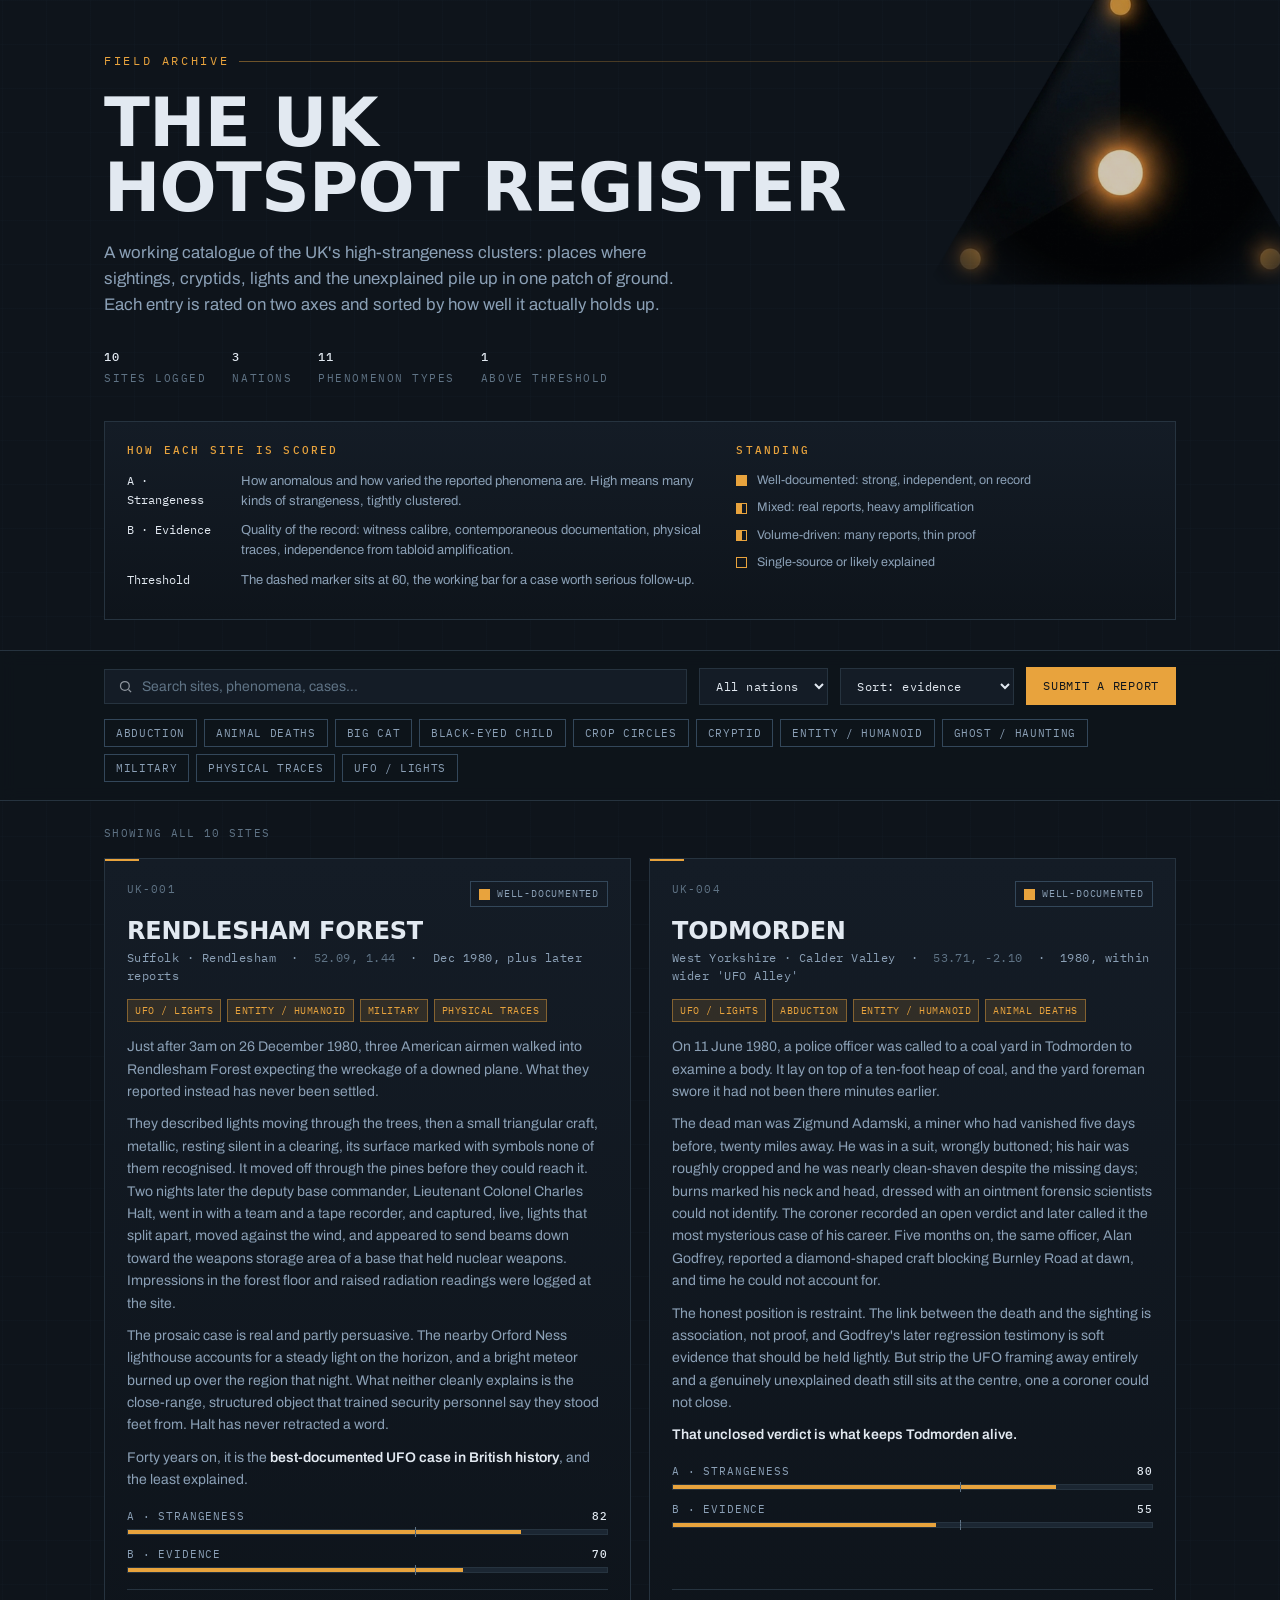
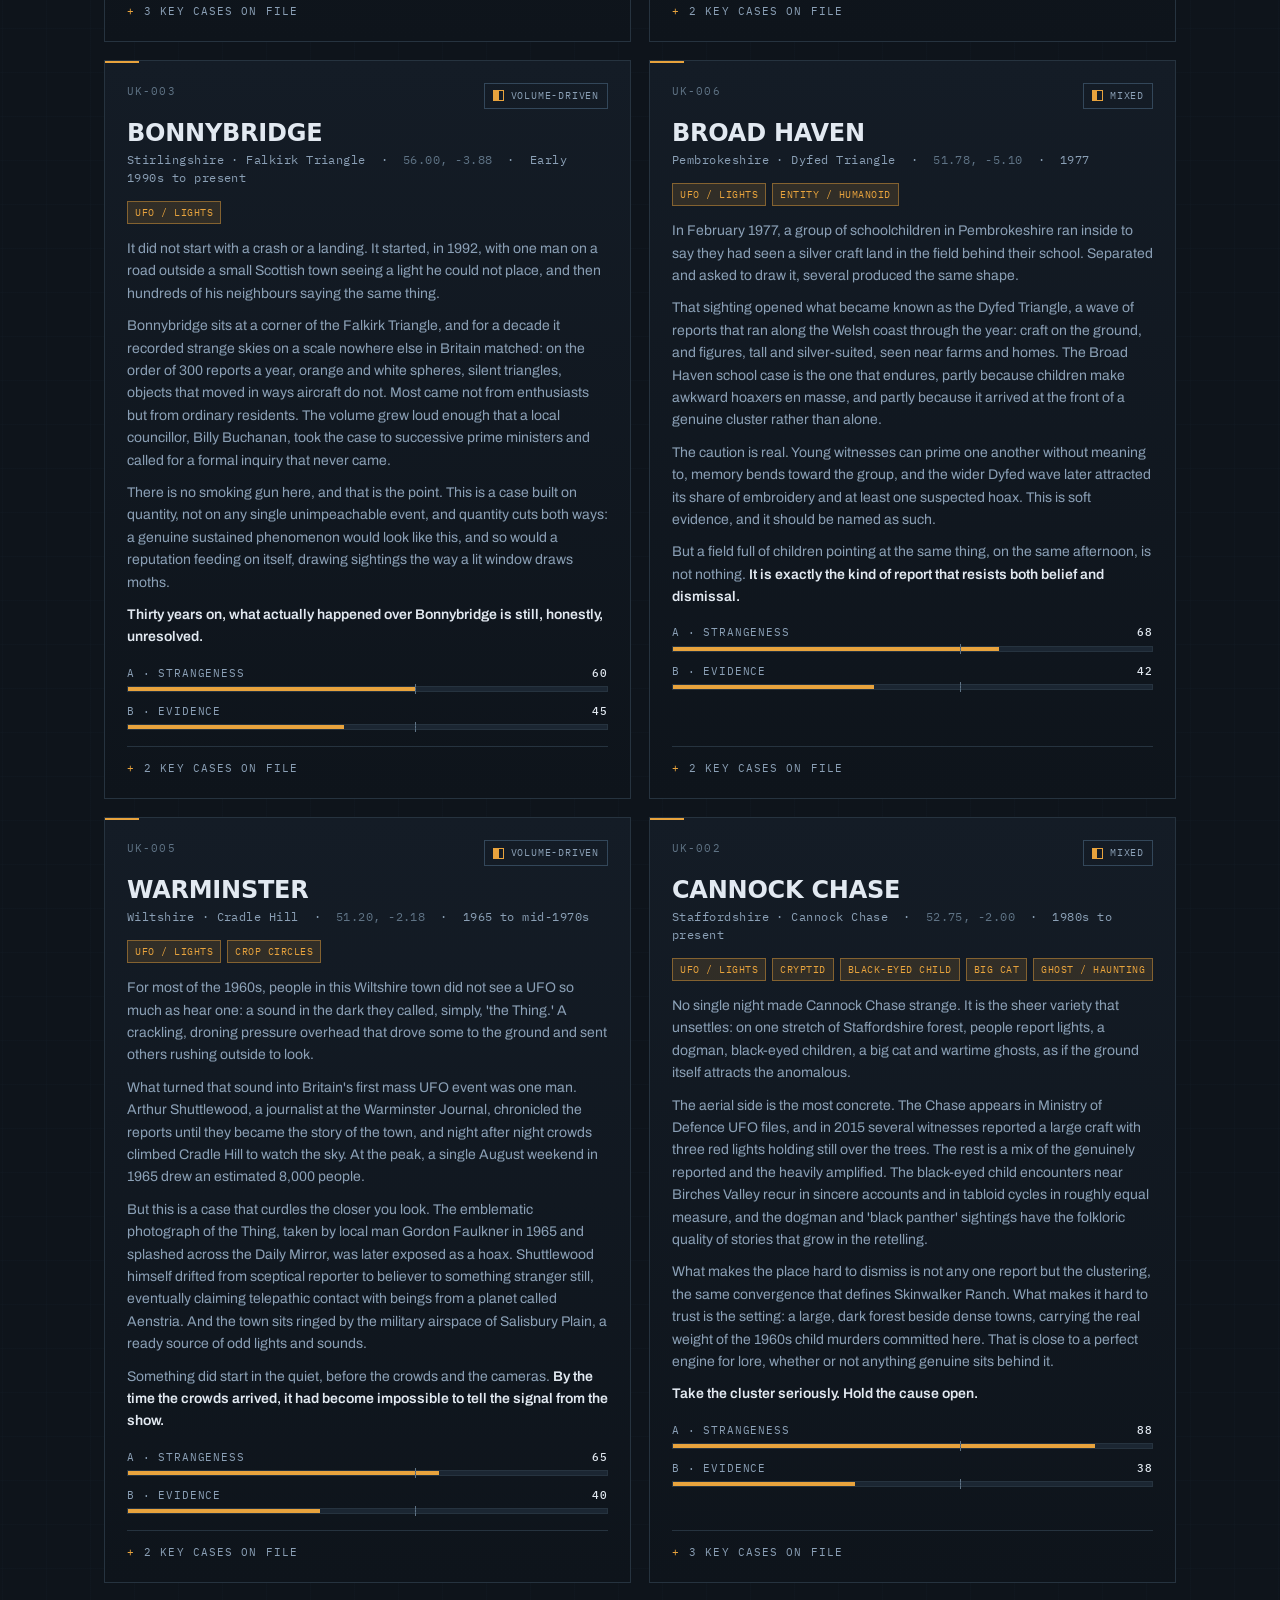
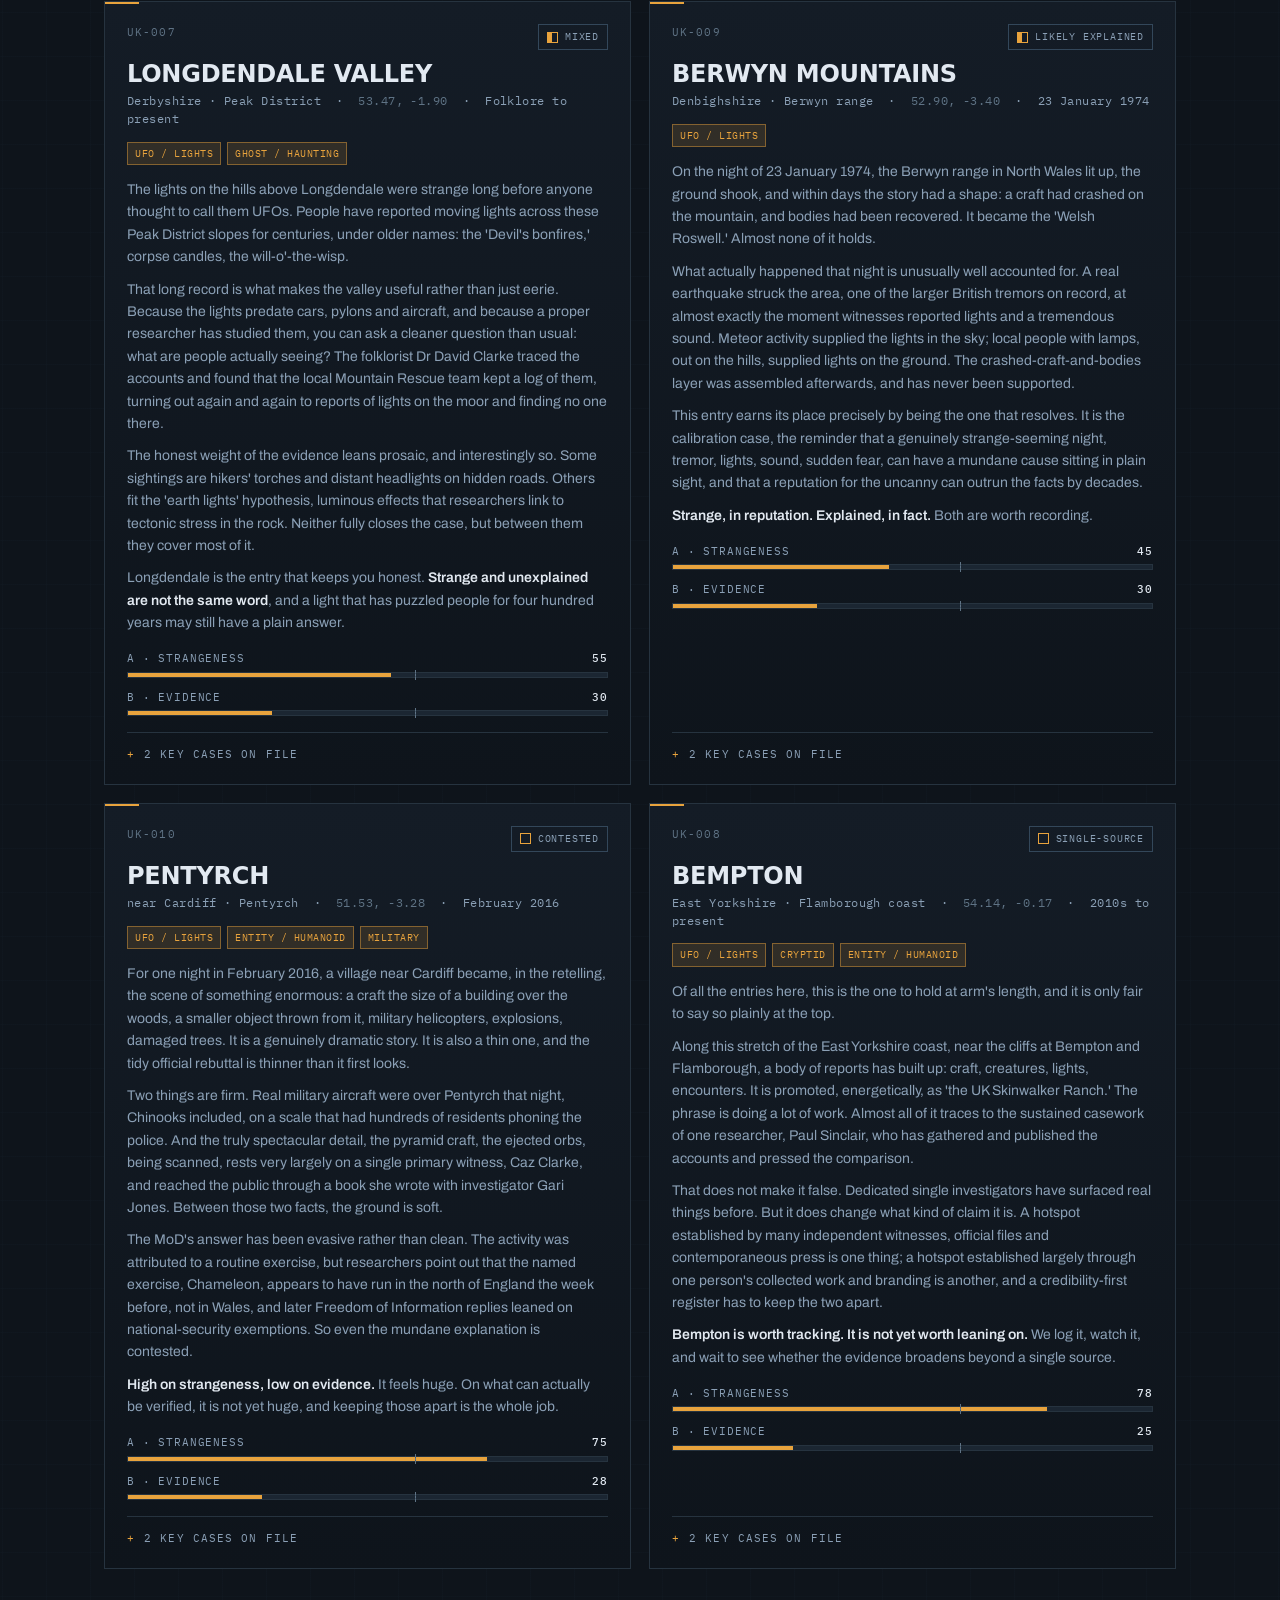
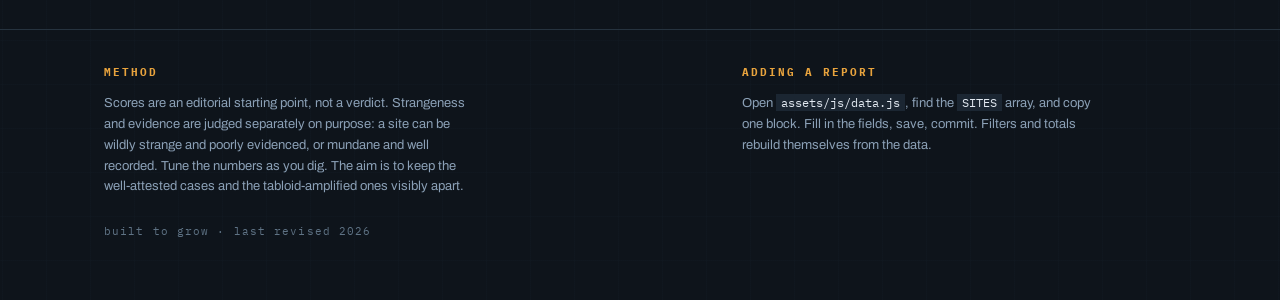
<file: index.html>
<!DOCTYPE html>
<html lang="en-GB">
<head>
<meta charset="UTF-8" />
<meta name="viewport" content="width=device-width, initial-scale=1.0" />
<title>The UK Hotspot Register</title>
<meta name="description" content="A working field catalogue of the UK's high-strangeness clusters, rated for strangeness and evidence quality." />
<link rel="preconnect" href="https://fonts.googleapis.com" />
<link rel="preconnect" href="https://fonts.gstatic.com" crossorigin />
<link href="https://fonts.googleapis.com/css2?family=Archivo:wght@400;500;600&family=Archivo+Expanded:wght@600;700;800&family=IBM+Plex+Mono:wght@400;500&display=swap" rel="stylesheet" />
<link rel="stylesheet" href="assets/css/styles.css" />
</head>
<body>

<header>
  <div class="hero-glyph" aria-hidden="true"></div>
  <div class="wrap">
    <div class="eyebrow">field archive</div>
    <h1>The UK<br />Hotspot Register</h1>
    <p class="lede">A working catalogue of the UK's high-strangeness clusters: places where sightings, cryptids, lights and the unexplained pile up in one patch of ground. Each entry is rated on two axes and sorted by how well it actually holds up.</p>

    <div class="readout" id="readout"></div>

    <div class="key">
      <div>
        <h2>How each site is scored</h2>
        <div class="axis-row"><span class="axis-tag">A · Strangeness</span><span>How anomalous and how varied the reported phenomena are. High means many kinds of strangeness, tightly clustered.</span></div>
        <div class="axis-row"><span class="axis-tag">B · Evidence</span><span>Quality of the record: witness calibre, contemporaneous documentation, physical traces, independence from tabloid amplification.</span></div>
        <div class="axis-row"><span class="axis-tag">Threshold</span><span>The dashed marker sits at 60, the working bar for a case worth serious follow-up.</span></div>
      </div>
      <div>
        <h2>Standing</h2>
        <div class="tiers">
          <div class="tier-line"><span class="pip solid"></span> Well-documented: strong, independent, on record</div>
          <div class="tier-line"><span class="pip two"></span> Mixed: real reports, heavy amplification</div>
          <div class="tier-line"><span class="pip two"></span> Volume-driven: many reports, thin proof</div>
          <div class="tier-line"><span class="pip hollow"></span> Single-source or likely explained</div>
        </div>
      </div>
    </div>
  </div>
</header>

<div class="controls">
  <div class="wrap">
    <label class="search">
      <svg width="15" height="15" viewBox="0 0 24 24" fill="none" stroke="currentColor" stroke-width="2"><circle cx="11" cy="11" r="7"/><path d="M21 21l-4.3-4.3"/></svg>
      <input type="text" id="search" placeholder="Search sites, phenomena, cases..." aria-label="Search the register" />
    </label>
    <select id="nation" aria-label="Filter by nation">
      <option value="">All nations</option>
      <option value="England">England</option>
      <option value="Scotland">Scotland</option>
      <option value="Wales">Wales</option>
    </select>
    <select id="sort" aria-label="Sort sites">
      <option value="evidence">Sort: evidence</option>
      <option value="strangeness">Sort: strangeness</option>
      <option value="az">Sort: A to Z</option>
    </select>
    <a class="report-cta" href="report.html">Submit a report</a>
  </div>
  <div class="wrap"><div class="chips" id="chips" role="group" aria-label="Filter by phenomenon"></div></div>
</div>

<main>
  <div class="wrap">
    <div class="count" id="count"></div>
    <div class="grid" id="grid"></div>
  </div>
</main>

<footer>
  <div class="wrap">
    <div class="fgrid">
      <div>
        <h4>Method</h4>
        <p>Scores are an editorial starting point, not a verdict. Strangeness and evidence are judged separately on purpose: a site can be wildly strange and poorly evidenced, or mundane and well recorded. Tune the numbers as you dig. The aim is to keep the well-attested cases and the tabloid-amplified ones visibly apart.</p>
      </div>
      <div>
        <h4>Adding a report</h4>
        <p>Open <code>assets/js/data.js</code>, find the <code>SITES</code> array, and copy one block. Fill in the fields, save, commit. Filters and totals rebuild themselves from the data.</p>
      </div>
    </div>
    <div class="brand">built to grow · last revised 2026</div>
  </div>
</footer>

<script src="assets/js/data.js"></script>
<script src="assets/js/render.js"></script>
<script src="assets/js/main.js"></script>
</body>
</html>
</file>
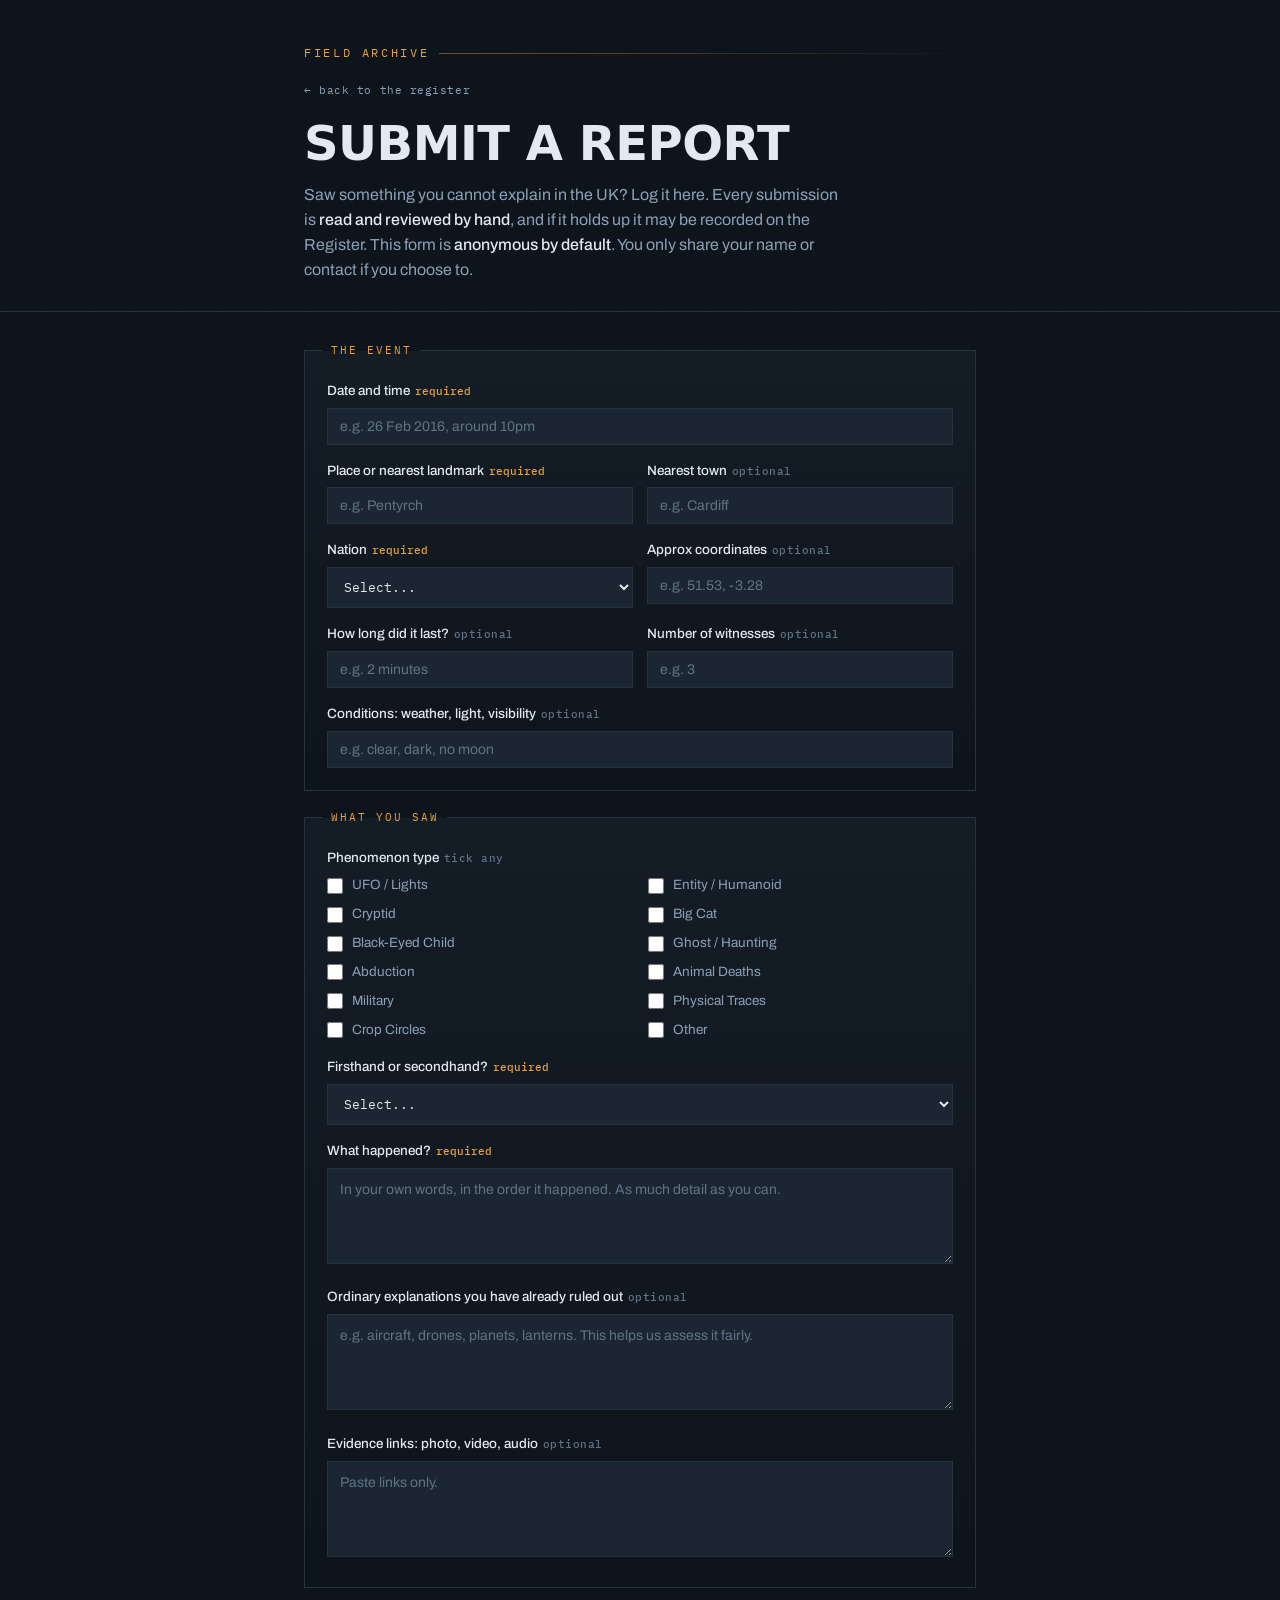
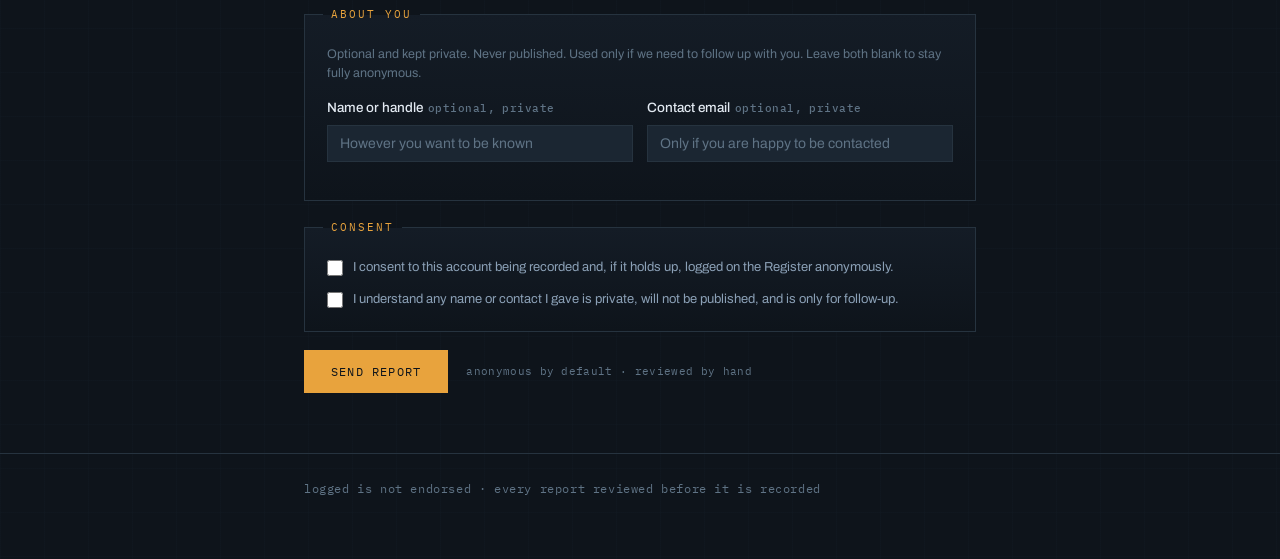
<file: report.html>
<!DOCTYPE html>
<html lang="en-GB">
<head>
<meta charset="UTF-8" />
<meta name="viewport" content="width=device-width, initial-scale=1.0" />
<title>Submit a Report · The UK Hotspot Register</title>
<meta name="description" content="Report a UK high-strangeness sighting or experience. Anonymous by default, reviewed by hand." />
<link rel="preconnect" href="https://fonts.googleapis.com" />
<link rel="preconnect" href="https://fonts.gstatic.com" crossorigin />
<link href="https://fonts.googleapis.com/css2?family=Archivo:wght@400;500;600&family=Archivo+Expanded:wght@600;700;800&family=IBM+Plex+Mono:wght@400;500&display=swap" rel="stylesheet" />
<style>
  :root{
    --ink:#0e141b; --ink-2:#141c26; --ink-3:#1b2632;
    --line:#26333f; --line-2:#33475a;
    --haze:#8ba0b6; --haze-dim:#5f7385; --paper:#e2e9f1;
    --amber:#e8a33d; --amber-soft:rgba(232,163,61,0.14); --amber-line:rgba(232,163,61,0.45);
    --err:#e06d5a;
    --disp:"Archivo Expanded",system-ui,sans-serif;
    --body:"Archivo",system-ui,sans-serif;
    --mono:"IBM Plex Mono",ui-monospace,monospace;
  }
  *{box-sizing:border-box;margin:0;padding:0}
  body{
    background:var(--ink);color:var(--paper);font-family:var(--body);font-size:16px;line-height:1.55;
    -webkit-font-smoothing:antialiased;
    background-image:linear-gradient(rgba(51,71,90,0.05) 1px,transparent 1px),linear-gradient(90deg,rgba(51,71,90,0.05) 1px,transparent 1px);
    background-size:44px 44px;
  }
  .wrap{max-width:720px;margin:0 auto;padding:0 24px}

  header{border-bottom:1px solid var(--line);padding:44px 0 28px}
  .eyebrow{font-family:var(--mono);font-size:12px;letter-spacing:0.22em;text-transform:uppercase;color:var(--amber);display:flex;gap:10px;align-items:center}
  .eyebrow::after{content:"";height:1px;flex:1;background:linear-gradient(90deg,var(--amber-line),transparent)}
  .back{font-family:var(--mono);font-size:11px;color:var(--haze);text-decoration:none;letter-spacing:0.05em}
  .back:hover{color:var(--amber)}
  h1{font-family:var(--disp);font-weight:800;font-size:clamp(1.9rem,5vw,3rem);line-height:1;letter-spacing:-0.01em;margin:18px 0 0;text-transform:uppercase}
  .lede{color:var(--haze);max-width:60ch;margin-top:16px}
  .lede b{color:var(--paper);font-weight:500}

  form{padding:30px 0 60px}
  fieldset{border:1px solid var(--line);background:linear-gradient(180deg,var(--ink-2),var(--ink));padding:22px;margin-bottom:18px}
  legend{font-family:var(--mono);font-size:11px;letter-spacing:0.18em;text-transform:uppercase;color:var(--amber);padding:0 8px;margin-left:-4px}
  .fnote{color:var(--haze-dim);font-size:12.5px;margin-bottom:16px;line-height:1.5}

  .field{margin-bottom:16px}
  .field:last-child{margin-bottom:0}
  label.q{display:block;font-size:13.5px;color:var(--paper);margin-bottom:6px;font-weight:500}
  label.q .req{color:var(--amber);font-family:var(--mono);font-size:11px;margin-left:5px}
  label.q .opt{color:var(--haze-dim);font-family:var(--mono);font-size:11px;margin-left:5px;letter-spacing:0.04em}

  input[type=text],input[type=email],select,textarea{
    width:100%;background:var(--ink-3);border:1px solid var(--line);color:var(--paper);
    font-family:var(--body);font-size:14px;padding:10px 12px;
  }
  textarea{resize:vertical;min-height:96px;line-height:1.55}
  input:focus,select:focus,textarea:focus{outline:none;border-color:var(--amber-line)}
  input::placeholder,textarea::placeholder{color:var(--haze-dim)}
  select{font-family:var(--mono);font-size:13px;cursor:pointer}

  .row{display:grid;grid-template-columns:1fr 1fr;gap:14px}
  @media (max-width:560px){.row{grid-template-columns:1fr}}

  .checks{display:grid;grid-template-columns:1fr 1fr;gap:8px 16px}
  @media (max-width:560px){.checks{grid-template-columns:1fr}}
  .check{display:flex;align-items:center;gap:9px;font-size:13.5px;color:var(--haze);cursor:pointer}
  .check input{width:16px;height:16px;accent-color:var(--amber);flex:none;cursor:pointer}

  .consent{display:flex;align-items:flex-start;gap:10px;font-size:13px;color:var(--haze);cursor:pointer;margin-bottom:12px;line-height:1.5}
  .consent:last-child{margin-bottom:0}
  .consent input{width:16px;height:16px;accent-color:var(--amber);flex:none;margin-top:2px;cursor:pointer}

  .hp{position:absolute;left:-9999px;opacity:0;height:0;overflow:hidden}

  .actions{display:flex;align-items:center;gap:18px;margin-top:8px}
  button{
    font-family:var(--mono);font-size:12px;letter-spacing:0.1em;text-transform:uppercase;
    color:var(--ink);background:var(--amber);border:1px solid var(--amber);
    padding:13px 26px;cursor:pointer;transition:opacity .15s;
  }
  button:hover{opacity:0.9}
  button:disabled{opacity:0.5;cursor:default}
  button:focus-visible{outline:2px solid var(--paper);outline-offset:2px}
  .privacy-line{font-family:var(--mono);font-size:11px;color:var(--haze-dim);letter-spacing:0.03em}

  .banner{padding:16px 18px;border:1px solid var(--line);margin-bottom:18px;font-size:14px;display:none}
  .banner.show{display:block}
  .banner.ok{border-color:var(--amber-line);background:var(--amber-soft);color:var(--paper)}
  .banner.bad{border-color:var(--err);color:var(--err)}
  .banner b{font-family:var(--disp);text-transform:uppercase;font-size:1.1rem;display:block;margin-bottom:4px;letter-spacing:-0.01em}

  footer{border-top:1px solid var(--line);padding:26px 0 60px;color:var(--haze-dim);font-size:12px;font-family:var(--mono);letter-spacing:0.05em}

  @media (prefers-reduced-motion:reduce){*{transition:none!important}}
</style>
</head>
<body>

<header>
  <div class="wrap">
    <div class="eyebrow">field archive</div>
    <div style="margin-top:14px"><a class="back" href="index.html">&#8592; back to the register</a></div>
    <h1>Submit a Report</h1>
    <p class="lede">Saw something you cannot explain in the UK? Log it here. Every submission is <b>read and reviewed by hand</b>, and if it holds up it may be recorded on the Register. This form is <b>anonymous by default</b>. You only share your name or contact if you choose to.</p>
  </div>
</header>

<div class="wrap">
  <div class="banner ok" id="ok"><b>Report received</b>Thank you. We review every submission by hand. If it is logged, you will find it on the Register. Nothing you sent is published without your consent.</div>
  <div class="banner bad" id="bad"><b>That did not send</b>Something went wrong. Please try again in a moment. If it keeps failing, the form may not be configured yet.</div>

  <form id="reportForm">
    <!-- Web3Forms hidden fields. Replace the access key with your own from web3forms.com -->
    <input type="hidden" name="access_key" value="0c4ab822-c9b4-4d9a-98ac-d7bcf8a784dd" />
    <input type="hidden" name="subject" value="New report - UK Hotspot Register" />
    <input type="hidden" name="from_name" value="Hotspot Register intake" />
    <!-- honeypot: bots fill this, humans never see it -->
    <label class="hp">Leave this empty <input type="checkbox" name="botcheck" tabindex="-1" autocomplete="off" /></label>

    <fieldset>
      <legend>The event</legend>
      <div class="field">
        <label class="q" for="datetime">Date and time<span class="req">required</span></label>
        <input type="text" id="datetime" name="Date and time" placeholder="e.g. 26 Feb 2016, around 10pm" required />
      </div>
      <div class="row">
        <div class="field">
          <label class="q" for="place">Place or nearest landmark<span class="req">required</span></label>
          <input type="text" id="place" name="Place" placeholder="e.g. Pentyrch" required />
        </div>
        <div class="field">
          <label class="q" for="town">Nearest town<span class="opt">optional</span></label>
          <input type="text" id="town" name="Nearest town" placeholder="e.g. Cardiff" />
        </div>
      </div>
      <div class="row">
        <div class="field">
          <label class="q" for="nation">Nation<span class="req">required</span></label>
          <select id="nation" name="Nation" required>
            <option value="">Select...</option>
            <option>England</option><option>Scotland</option><option>Wales</option>
            <option>Northern Ireland</option><option>Other / at sea</option>
          </select>
        </div>
        <div class="field">
          <label class="q" for="coords">Approx coordinates<span class="opt">optional</span></label>
          <input type="text" id="coords" name="Coordinates" placeholder="e.g. 51.53, -3.28" />
        </div>
      </div>
      <div class="row">
        <div class="field">
          <label class="q" for="duration">How long did it last?<span class="opt">optional</span></label>
          <input type="text" id="duration" name="Duration" placeholder="e.g. 2 minutes" />
        </div>
        <div class="field">
          <label class="q" for="witnesses">Number of witnesses<span class="opt">optional</span></label>
          <input type="text" id="witnesses" name="Witnesses" placeholder="e.g. 3" />
        </div>
      </div>
      <div class="field">
        <label class="q" for="conditions">Conditions: weather, light, visibility<span class="opt">optional</span></label>
        <input type="text" id="conditions" name="Conditions" placeholder="e.g. clear, dark, no moon" />
      </div>
    </fieldset>

    <fieldset>
      <legend>What you saw</legend>
      <div class="field">
        <label class="q">Phenomenon type<span class="opt">tick any</span></label>
        <div class="checks">
          <label class="check"><input type="checkbox" name="phenomena" value="UFO / Lights" /> UFO / Lights</label>
          <label class="check"><input type="checkbox" name="phenomena" value="Entity / Humanoid" /> Entity / Humanoid</label>
          <label class="check"><input type="checkbox" name="phenomena" value="Cryptid" /> Cryptid</label>
          <label class="check"><input type="checkbox" name="phenomena" value="Big Cat" /> Big Cat</label>
          <label class="check"><input type="checkbox" name="phenomena" value="Black-Eyed Child" /> Black-Eyed Child</label>
          <label class="check"><input type="checkbox" name="phenomena" value="Ghost / Haunting" /> Ghost / Haunting</label>
          <label class="check"><input type="checkbox" name="phenomena" value="Abduction" /> Abduction</label>
          <label class="check"><input type="checkbox" name="phenomena" value="Animal Deaths" /> Animal Deaths</label>
          <label class="check"><input type="checkbox" name="phenomena" value="Military" /> Military</label>
          <label class="check"><input type="checkbox" name="phenomena" value="Physical Traces" /> Physical Traces</label>
          <label class="check"><input type="checkbox" name="phenomena" value="Crop Circles" /> Crop Circles</label>
          <label class="check"><input type="checkbox" name="phenomena" value="Other" /> Other</label>
        </div>
      </div>
      <div class="field">
        <label class="q" for="account_type">Firsthand or secondhand?<span class="req">required</span></label>
        <select id="account_type" name="Account type" required>
          <option value="">Select...</option>
          <option>Firsthand (I witnessed it)</option>
          <option>Secondhand (I heard or read it)</option>
          <option>Historical</option>
        </select>
      </div>
      <div class="field">
        <label class="q" for="account">What happened?<span class="req">required</span></label>
        <textarea id="account" name="Account" placeholder="In your own words, in the order it happened. As much detail as you can." required></textarea>
      </div>
      <div class="field">
        <label class="q" for="ruledout">Ordinary explanations you have already ruled out<span class="opt">optional</span></label>
        <textarea id="ruledout" name="Ruled out" placeholder="e.g. aircraft, drones, planets, lanterns. This helps us assess it fairly."></textarea>
      </div>
      <div class="field">
        <label class="q" for="evidence">Evidence links: photo, video, audio<span class="opt">optional</span></label>
        <textarea id="evidence" name="Evidence" placeholder="Paste links only."></textarea>
      </div>
    </fieldset>

    <fieldset>
      <legend>About you</legend>
      <p class="fnote">Optional and kept private. Never published. Used only if we need to follow up with you. Leave both blank to stay fully anonymous.</p>
      <div class="row">
        <div class="field">
          <label class="q" for="name">Name or handle<span class="opt">optional, private</span></label>
          <input type="text" id="name" name="Name or handle" placeholder="However you want to be known" />
        </div>
        <div class="field">
          <label class="q" for="email">Contact email<span class="opt">optional, private</span></label>
          <input type="email" id="email" name="Contact email" placeholder="Only if you are happy to be contacted" />
        </div>
      </div>
    </fieldset>

    <fieldset>
      <legend>Consent</legend>
      <label class="consent"><input type="checkbox" name="Consent to log" value="Yes" required /> I consent to this account being recorded and, if it holds up, logged on the Register anonymously.</label>
      <label class="consent"><input type="checkbox" name="Understands private" value="Yes" required /> I understand any name or contact I gave is private, will not be published, and is only for follow-up.</label>
    </fieldset>

    <div class="actions">
      <button type="submit" id="submitBtn">Send report</button>
      <span class="privacy-line">anonymous by default · reviewed by hand</span>
    </div>
  </form>
</div>

<footer>
  <div class="wrap">logged is not endorsed · every report reviewed before it is recorded</div>
</footer>

<script>
const form = document.getElementById("reportForm");
const ok = document.getElementById("ok");
const bad = document.getElementById("bad");
const btn = document.getElementById("submitBtn");

form.addEventListener("submit", async (e)=>{
  e.preventDefault();
  ok.classList.remove("show"); bad.classList.remove("show");

  // build a clean JSON payload; join the phenomena checkboxes into one readable line
  const fd = new FormData(form);
  const phenomena = fd.getAll("phenomena");
  const payload = {};
  for (const [k,v] of fd.entries()){ if(k!=="phenomena") payload[k]=v; }
  payload["Phenomena"] = phenomena.length ? phenomena.join(", ") : "(none ticked)";

  btn.disabled = true; btn.textContent = "Sending...";
  try{
    const res = await fetch("https://api.web3forms.com/submit",{
      method:"POST",
      headers:{ "Content-Type":"application/json", "Accept":"application/json" },
      body: JSON.stringify(payload)
    });
    const data = await res.json();
    if(data.success){
      form.style.display = "none";
      ok.classList.add("show");
      ok.scrollIntoView({behavior:"smooth", block:"center"});
    } else {
      throw new Error(data.message || "failed");
    }
  } catch(err){
    bad.classList.add("show");
    bad.scrollIntoView({behavior:"smooth", block:"center"});
    btn.disabled = false; btn.textContent = "Send report";
  }
});
</script>
</body>
</html>
</file>
<file: assets/css/styles.css>
:root{
  --ink:#0e141b;
  --ink-2:#141c26;
  --ink-3:#1b2632;
  --line:#26333f;
  --line-2:#33475a;
  --haze:#8ba0b6;
  --haze-dim:#5f7385;
  --paper:#e2e9f1;
  --amber:#e8a33d;
  --amber-soft:rgba(232,163,61,0.14);
  --amber-line:rgba(232,163,61,0.45);
  --disp:"Archivo Expanded",system-ui,sans-serif;
  --body:"Archivo",system-ui,sans-serif;
  --mono:"IBM Plex Mono",ui-monospace,monospace;
}

*{box-sizing:border-box;margin:0;padding:0}

html{scroll-behavior:smooth}

body{
  background:var(--ink);
  color:var(--paper);
  font-family:var(--body);
  font-size:16px;
  line-height:1.55;
  -webkit-font-smoothing:antialiased;
  /* faint survey-grid wash, kept very low so it reads as texture not decoration */
  background-image:
    linear-gradient(rgba(51,71,90,0.05) 1px,transparent 1px),
    linear-gradient(90deg,rgba(51,71,90,0.05) 1px,transparent 1px);
  background-size:44px 44px;
  background-position:center top;
}

.wrap{max-width:1120px;margin:0 auto;padding:0 24px}

/* ---------- Masthead ---------- */
header{
  border-bottom:1px solid var(--line);
  padding:52px 0 30px;
  position:relative;
  overflow:hidden;
}
.hero-glyph{
  position:absolute;
  top:-120px;
  right:-80px;
  width:480px;
  height:480px;
  background-image:url("../img/hero-glyph.png?v=2");
  background-size:contain;
  background-repeat:no-repeat;
  -webkit-mask-image:radial-gradient(circle,#000 45%,transparent 72%);
  mask-image:radial-gradient(circle,#000 45%,transparent 72%);
  opacity:0.8;
  pointer-events:none;
  z-index:-1;
}
@media (max-width:820px){
  .hero-glyph{display:none}
}
.eyebrow{
  font-family:var(--mono);
  font-size:12px;
  letter-spacing:0.22em;
  text-transform:uppercase;
  color:var(--amber);
  display:flex;
  gap:10px;
  align-items:center;
}
.eyebrow::after{
  content:"";
  height:1px;
  flex:1;
  background:linear-gradient(90deg,var(--amber-line),transparent);
}
h1{
  font-family:var(--disp);
  font-weight:800;
  font-size:clamp(2.1rem,6vw,4.2rem);
  line-height:0.98;
  letter-spacing:-0.01em;
  margin:20px 0 0;
  text-transform:uppercase;
}
.lede{
  color:var(--haze);
  max-width:60ch;
  margin-top:18px;
  font-size:1.05rem;
}

.readout{
  display:flex;
  flex-wrap:wrap;
  gap:26px;
  margin-top:30px;
  font-family:var(--mono);
  font-size:12px;
  letter-spacing:0.05em;
  color:var(--haze);
}
.readout b{color:var(--paper);font-weight:500}
.readout span{display:block;color:var(--haze-dim);font-size:11px;letter-spacing:0.14em;text-transform:uppercase;margin-top:3px}

/* ---------- Method key ---------- */
.key{
  margin-top:34px;
  border:1px solid var(--line);
  background:linear-gradient(180deg,var(--ink-2),var(--ink));
  padding:20px 22px;
  display:grid;
  grid-template-columns:1.4fr 1fr;
  gap:26px;
}
.key h2{
  font-family:var(--mono);
  font-weight:500;
  font-size:11px;
  letter-spacing:0.2em;
  text-transform:uppercase;
  color:var(--amber);
  margin-bottom:12px;
}
.axis-row{display:flex;align-items:baseline;gap:10px;margin-bottom:9px;font-size:13px;color:var(--haze)}
.axis-tag{font-family:var(--mono);color:var(--paper);font-size:12px;min-width:104px}
.tiers{display:flex;flex-direction:column;gap:8px}
.tier-line{display:flex;align-items:center;gap:10px;font-size:12.5px;color:var(--haze)}
.pip{width:11px;height:11px;border:1px solid var(--amber);flex:none}
.pip.solid{background:var(--amber)}
.pip.two{background:linear-gradient(90deg,var(--amber) 50%,transparent 50%)}
.pip.hollow{background:transparent}

/* ---------- Controls ---------- */
.controls{
  position:sticky;
  top:0;
  z-index:20;
  background:rgba(14,20,27,0.9);
  backdrop-filter:blur(8px);
  border-bottom:1px solid var(--line);
  padding:16px 0;
  margin-top:0;
}
.controls .wrap{display:flex;flex-wrap:wrap;gap:12px;align-items:center}
.search{
  flex:1 1 220px;
  display:flex;align-items:center;gap:9px;
  background:var(--ink-2);
  border:1px solid var(--line);
  padding:9px 13px;
}
.search:focus-within{border-color:var(--amber-line)}
.search svg{flex:none;opacity:0.6}
.search input{
  background:none;border:none;outline:none;color:var(--paper);
  font-family:var(--body);font-size:14px;width:100%;
}
.search input::placeholder{color:var(--haze-dim)}

select{
  background:var(--ink-2);
  color:var(--paper);
  border:1px solid var(--line);
  padding:9px 12px;
  font-family:var(--mono);
  font-size:12px;
  letter-spacing:0.04em;
  cursor:pointer;
}
select:focus-visible{outline:2px solid var(--amber);outline-offset:1px}

.report-cta{
  margin-left:auto;
  font-family:var(--mono);
  font-size:12px;
  letter-spacing:0.06em;
  text-transform:uppercase;
  color:var(--ink);
  background:var(--amber);
  border:1px solid var(--amber);
  padding:9px 16px;
  text-decoration:none;
  white-space:nowrap;
  transition:opacity .15s;
}
.report-cta:hover{opacity:0.9}
.report-cta:focus-visible{outline:2px solid var(--paper);outline-offset:2px}

.chips{display:flex;flex-wrap:wrap;gap:7px;padding:14px 0 2px}
.chip{
  font-family:var(--mono);
  font-size:11px;
  letter-spacing:0.06em;
  text-transform:uppercase;
  color:var(--haze);
  background:transparent;
  border:1px solid var(--line-2);
  padding:6px 11px;
  cursor:pointer;
  transition:border-color .15s,color .15s,background .15s;
}
.chip:hover{color:var(--paper);border-color:var(--line-2)}
.chip[aria-pressed="true"]{
  color:var(--ink);
  background:var(--amber);
  border-color:var(--amber);
}
.chip:focus-visible{outline:2px solid var(--amber);outline-offset:2px}

.count{
  font-family:var(--mono);
  font-size:11px;
  letter-spacing:0.12em;
  text-transform:uppercase;
  color:var(--haze-dim);
  padding:16px 0 4px;
}

/* ---------- Cards ---------- */
main{padding:8px 0 60px}
.grid{display:grid;grid-template-columns:repeat(2,1fr);gap:18px;margin-top:12px}

.card{
  border:1px solid var(--line);
  background:linear-gradient(180deg,var(--ink-2),var(--ink));
  padding:22px 22px 18px;
  display:flex;
  flex-direction:column;
  position:relative;
  opacity:0;
  transform:translateY(14px);
  animation:rise .5s ease forwards;
  scroll-margin-top:90px;
}
@keyframes rise{to{opacity:1;transform:none}}
.card:hover{border-color:var(--line-2)}
.card::before{
  content:"";
  position:absolute;top:0;left:0;width:34px;height:2px;background:var(--amber);
}

.card-top{display:flex;justify-content:space-between;align-items:flex-start;gap:12px}
.caseid{font-family:var(--mono);font-size:11px;color:var(--haze-dim);letter-spacing:0.1em}
.stamp{
  font-family:var(--mono);
  font-size:10px;
  letter-spacing:0.08em;
  text-transform:uppercase;
  color:var(--haze);
  border:1px solid var(--line-2);
  padding:4px 8px;
  display:flex;align-items:center;gap:7px;
  white-space:nowrap;
}

.card h3{
  font-family:var(--disp);
  font-weight:700;
  font-size:1.5rem;
  line-height:1.05;
  text-transform:uppercase;
  margin:12px 0 5px;
  letter-spacing:-0.01em;
}
.place{font-family:var(--mono);font-size:11.5px;color:var(--haze);letter-spacing:0.04em;margin-bottom:14px}
.place .coords{color:var(--haze-dim)}

.tags{display:flex;flex-wrap:wrap;gap:6px;margin-bottom:14px}
.tag{
  font-family:var(--mono);
  font-size:10px;
  letter-spacing:0.05em;
  text-transform:uppercase;
  color:var(--amber);
  background:var(--amber-soft);
  border:1px solid var(--amber-line);
  padding:3px 7px;
}

.summary{color:var(--haze);font-size:14px;line-height:1.6;margin-bottom:16px}
.summary p{margin:0 0 10px}
.summary p:last-child{margin-bottom:0}
.summary strong{color:var(--paper);font-weight:600}

/* twin-axis meters: the signature element */
.meters{display:flex;flex-direction:column;gap:11px;margin-bottom:16px}
.meter-label{
  display:flex;justify-content:space-between;
  font-family:var(--mono);font-size:10.5px;letter-spacing:0.08em;
  text-transform:uppercase;color:var(--haze);margin-bottom:5px;
}
.meter-label b{color:var(--paper);font-weight:500}
.track{position:relative;height:6px;background:var(--ink-3);border:1px solid var(--line)}
.fill{position:absolute;left:0;top:0;bottom:0;background:var(--amber)}
.thresh{position:absolute;top:-3px;bottom:-3px;width:1px;background:var(--line-2);border-left:1px dashed var(--haze-dim)}

details{border-top:1px solid var(--line);margin-top:auto}
summary{
  list-style:none;cursor:pointer;
  font-family:var(--mono);font-size:11px;letter-spacing:0.1em;text-transform:uppercase;
  color:var(--haze);padding:13px 0 3px;display:flex;align-items:center;gap:9px;
}
summary::-webkit-details-marker{display:none}
summary .plus{color:var(--amber);transition:transform .2s}
details[open] summary .plus{transform:rotate(45deg)}
summary:focus-visible{outline:2px solid var(--amber);outline-offset:2px}

.cases{padding:6px 0 4px}
.caserow{padding:10px 0;border-bottom:1px solid var(--line)}
.caserow:last-child{border-bottom:none}
.caseyr{font-family:var(--mono);font-size:11px;color:var(--amber);letter-spacing:0.05em}
.casetitle{color:var(--paper);font-size:13.5px;font-weight:600;margin:2px 0 3px}
.casedesc{color:var(--haze);font-size:13px;line-height:1.55}

.notes{
  margin-top:12px;padding:12px 14px;background:var(--ink-3);border-left:2px solid var(--line-2);
  font-size:12.5px;color:var(--haze);line-height:1.55;
}
.notes b{color:var(--haze);font-family:var(--mono);font-size:10px;letter-spacing:0.12em;text-transform:uppercase;display:block;margin-bottom:5px;color:var(--haze-dim)}

.sources{display:flex;flex-direction:column;gap:8px;margin-top:14px;padding-top:12px;border-top:1px solid var(--line)}
.source-item{font-size:12px;line-height:1.55;color:var(--haze-dim)}
.source-item a,.source-item .source-label{
  font-family:var(--mono);font-size:11px;letter-spacing:0.03em;color:var(--haze);
  text-decoration:none;border-bottom:1px solid transparent;
}
.source-item a:hover{color:var(--amber);border-bottom-color:var(--amber-line)}
.source-note{margin-left:6px}
.source-weak{
  margin-left:6px;font-family:var(--mono);font-size:9.5px;letter-spacing:0.06em;
  text-transform:uppercase;color:var(--haze-dim);font-style:italic;
}

.prosaic{border-top:none;margin-top:12px}
.prosaic summary{padding:0 0 8px}
.prosaic-list{list-style:none;display:flex;flex-direction:column;gap:10px;padding:4px 0 2px}
.prosaic-list li{font-size:12.5px;line-height:1.55;color:var(--haze)}
.prosaic-list b{color:var(--paper)}
.prosaic-source{margin-left:2px}
.prosaic-source a,.prosaic-source .source-label{
  font-family:var(--mono);font-size:10.5px;letter-spacing:0.03em;color:var(--haze-dim);
  text-decoration:none;border-bottom:1px solid transparent;
}
.prosaic-source a:hover{color:var(--amber);border-bottom-color:var(--amber-line)}

.reddit-link{
  display:inline-block;margin-top:14px;font-family:var(--mono);font-size:11px;
  letter-spacing:0.05em;color:var(--amber);text-decoration:none;
  border-bottom:1px solid var(--amber-line);
}
.reddit-link:hover{color:var(--paper)}

.empty{
  grid-column:1/-1;text-align:center;padding:60px 20px;color:var(--haze-dim);
  font-family:var(--mono);font-size:13px;letter-spacing:0.05em;
}

/* ---------- Footer ---------- */
footer{border-top:1px solid var(--line);padding:34px 0 60px;color:var(--haze-dim);font-size:13px}
footer .fgrid{display:grid;grid-template-columns:1.4fr 1fr;gap:30px}
footer h4{font-family:var(--mono);font-size:11px;letter-spacing:0.18em;text-transform:uppercase;color:var(--amber);margin-bottom:12px}
footer p{color:var(--haze);line-height:1.6;max-width:52ch}
footer code{font-family:var(--mono);font-size:12px;color:var(--paper);background:var(--ink-3);padding:1px 5px}
.brand{margin-top:26px;font-family:var(--mono);font-size:11px;letter-spacing:0.1em;color:var(--haze-dim)}

@media (max-width:820px){
  .grid{grid-template-columns:1fr}
  .key{grid-template-columns:1fr;gap:18px}
  footer .fgrid{grid-template-columns:1fr}
}
@media (prefers-reduced-motion:reduce){
  .card{animation:none;opacity:1;transform:none}
  html{scroll-behavior:auto}
  summary .plus,.details[open] summary .plus{transition:none}
}
</file>
